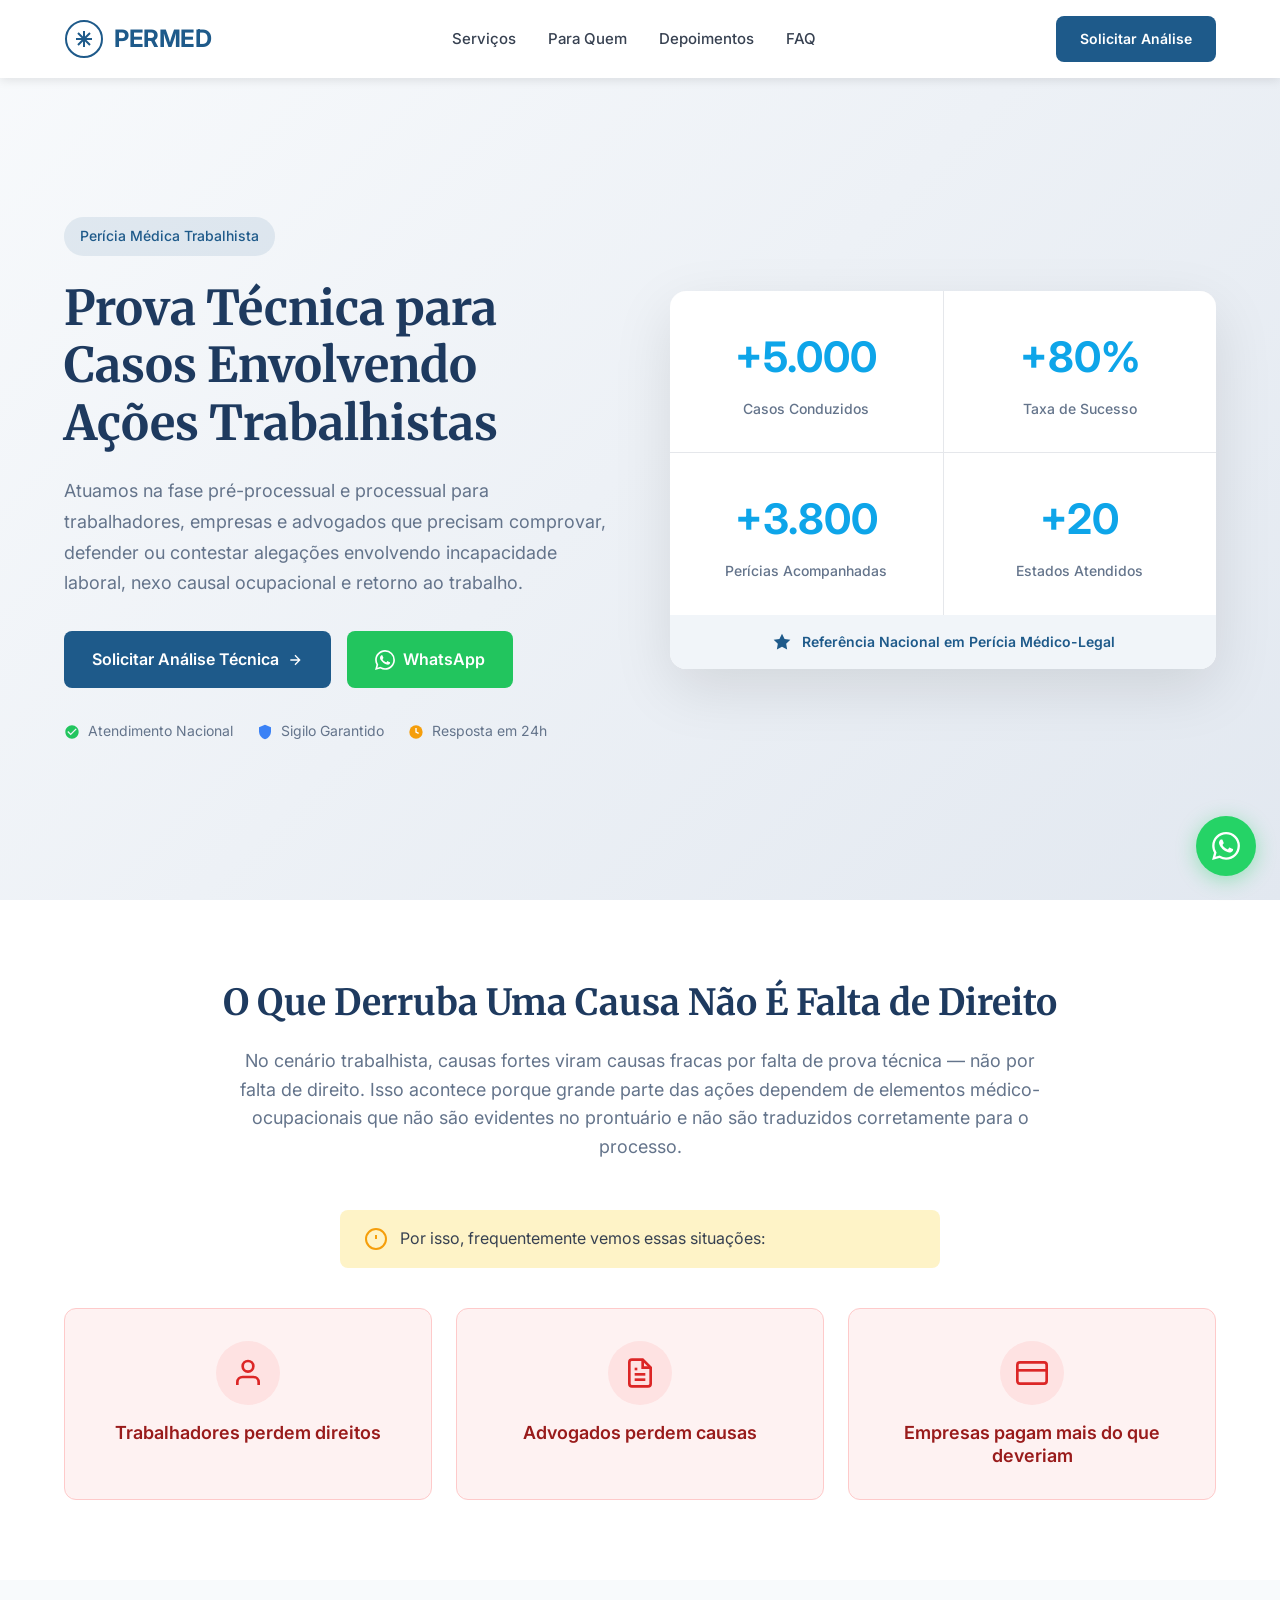
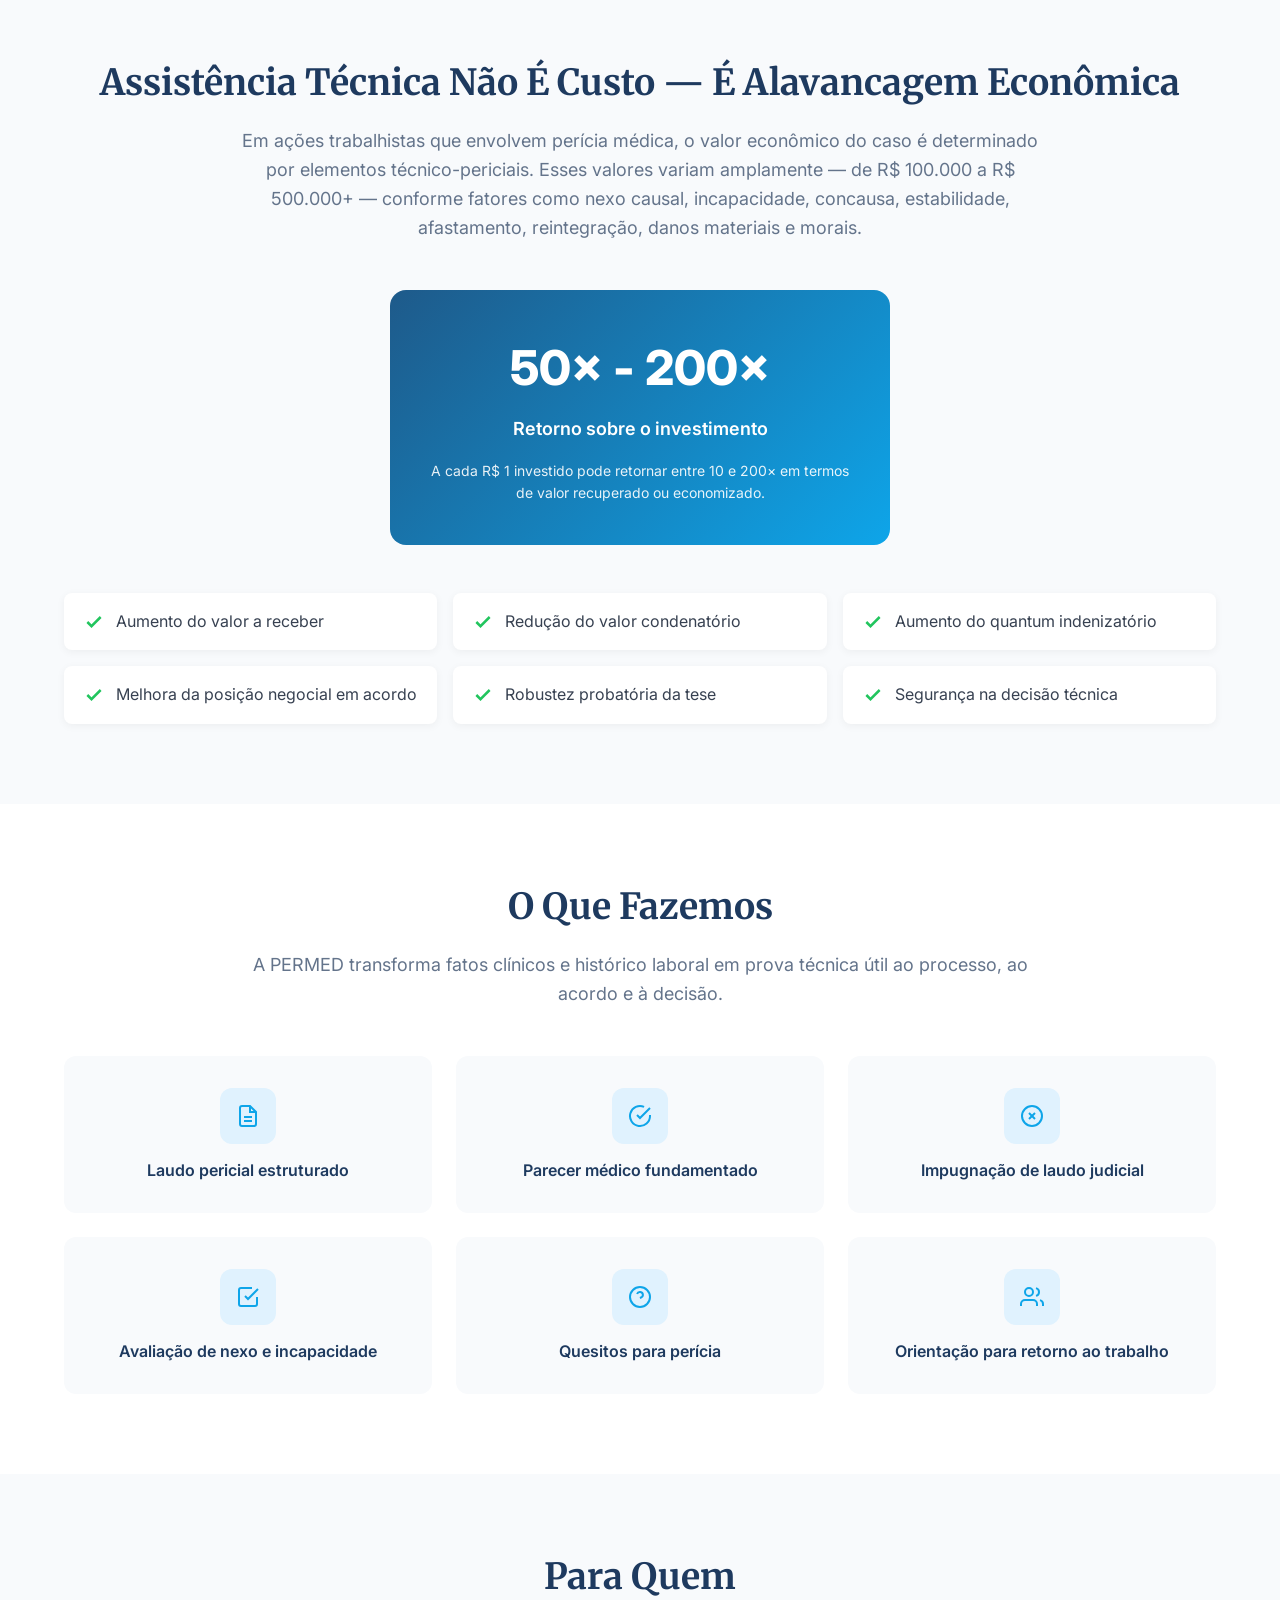
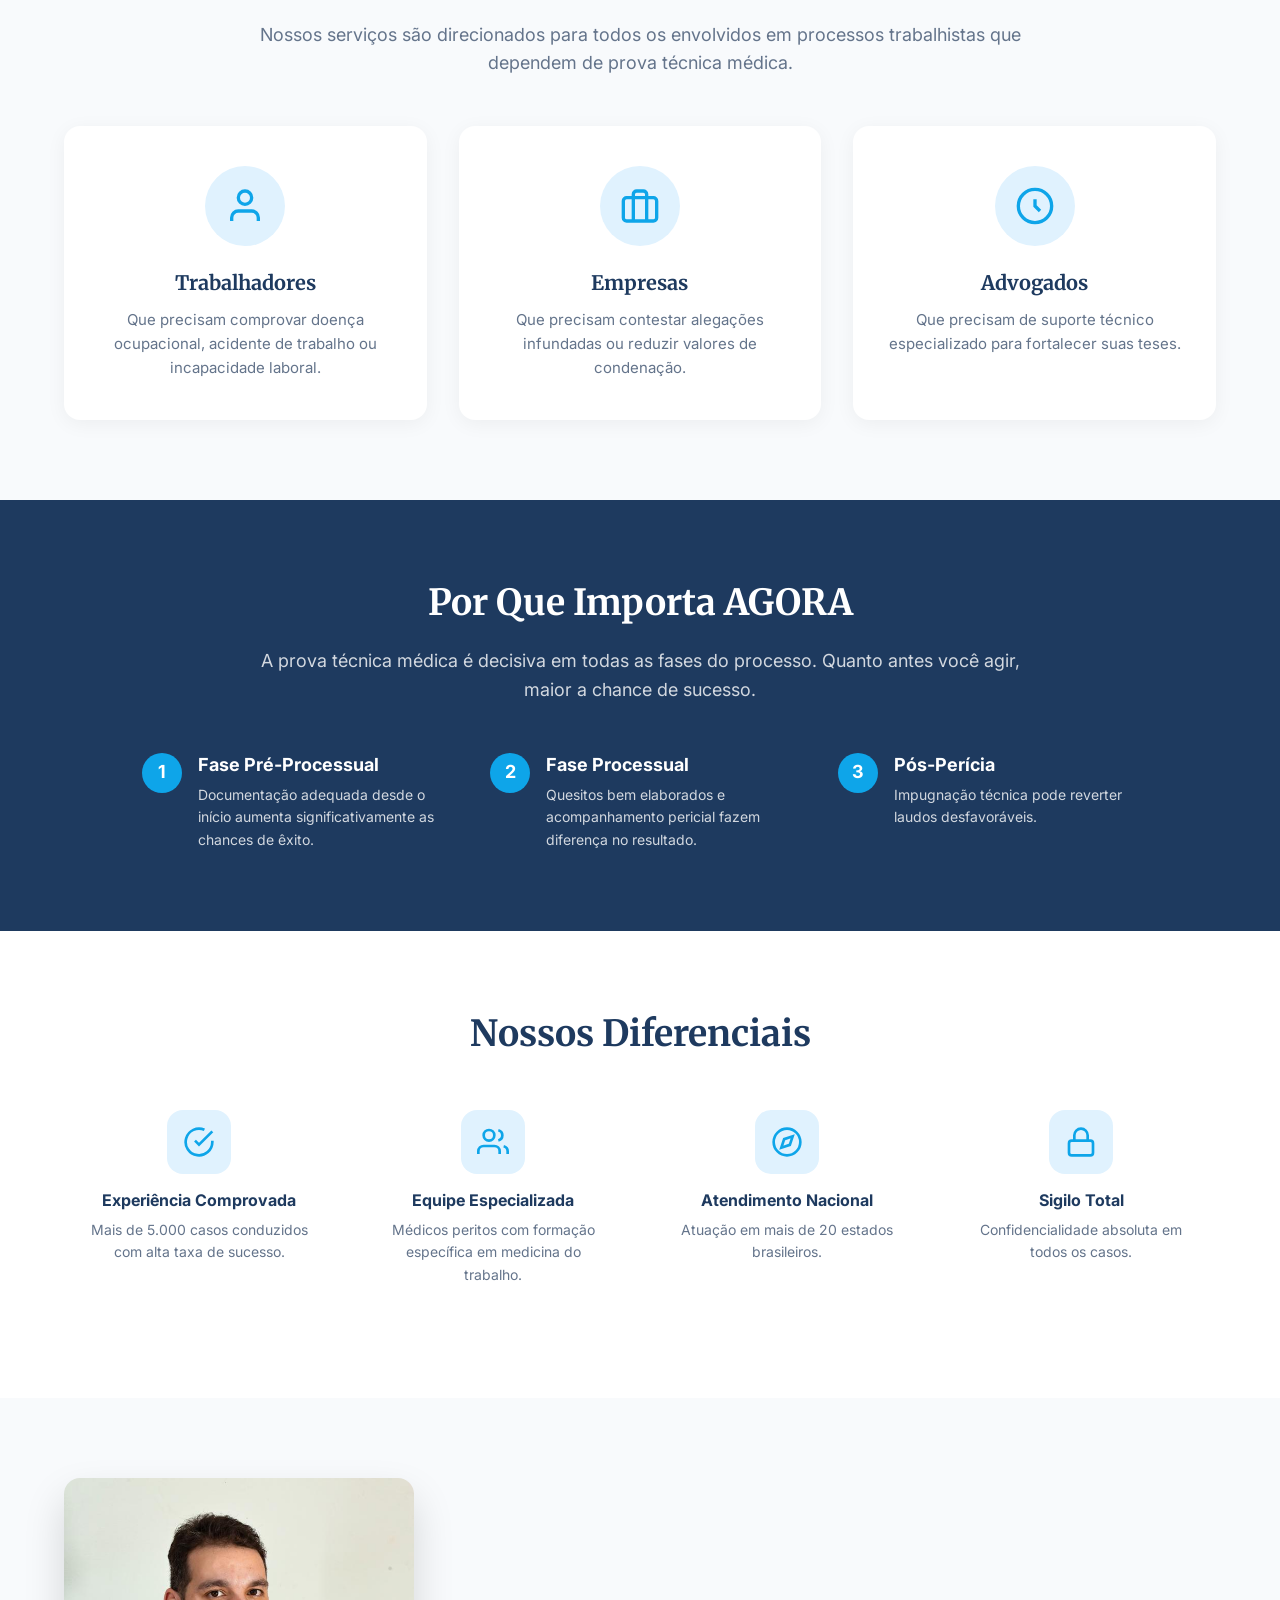
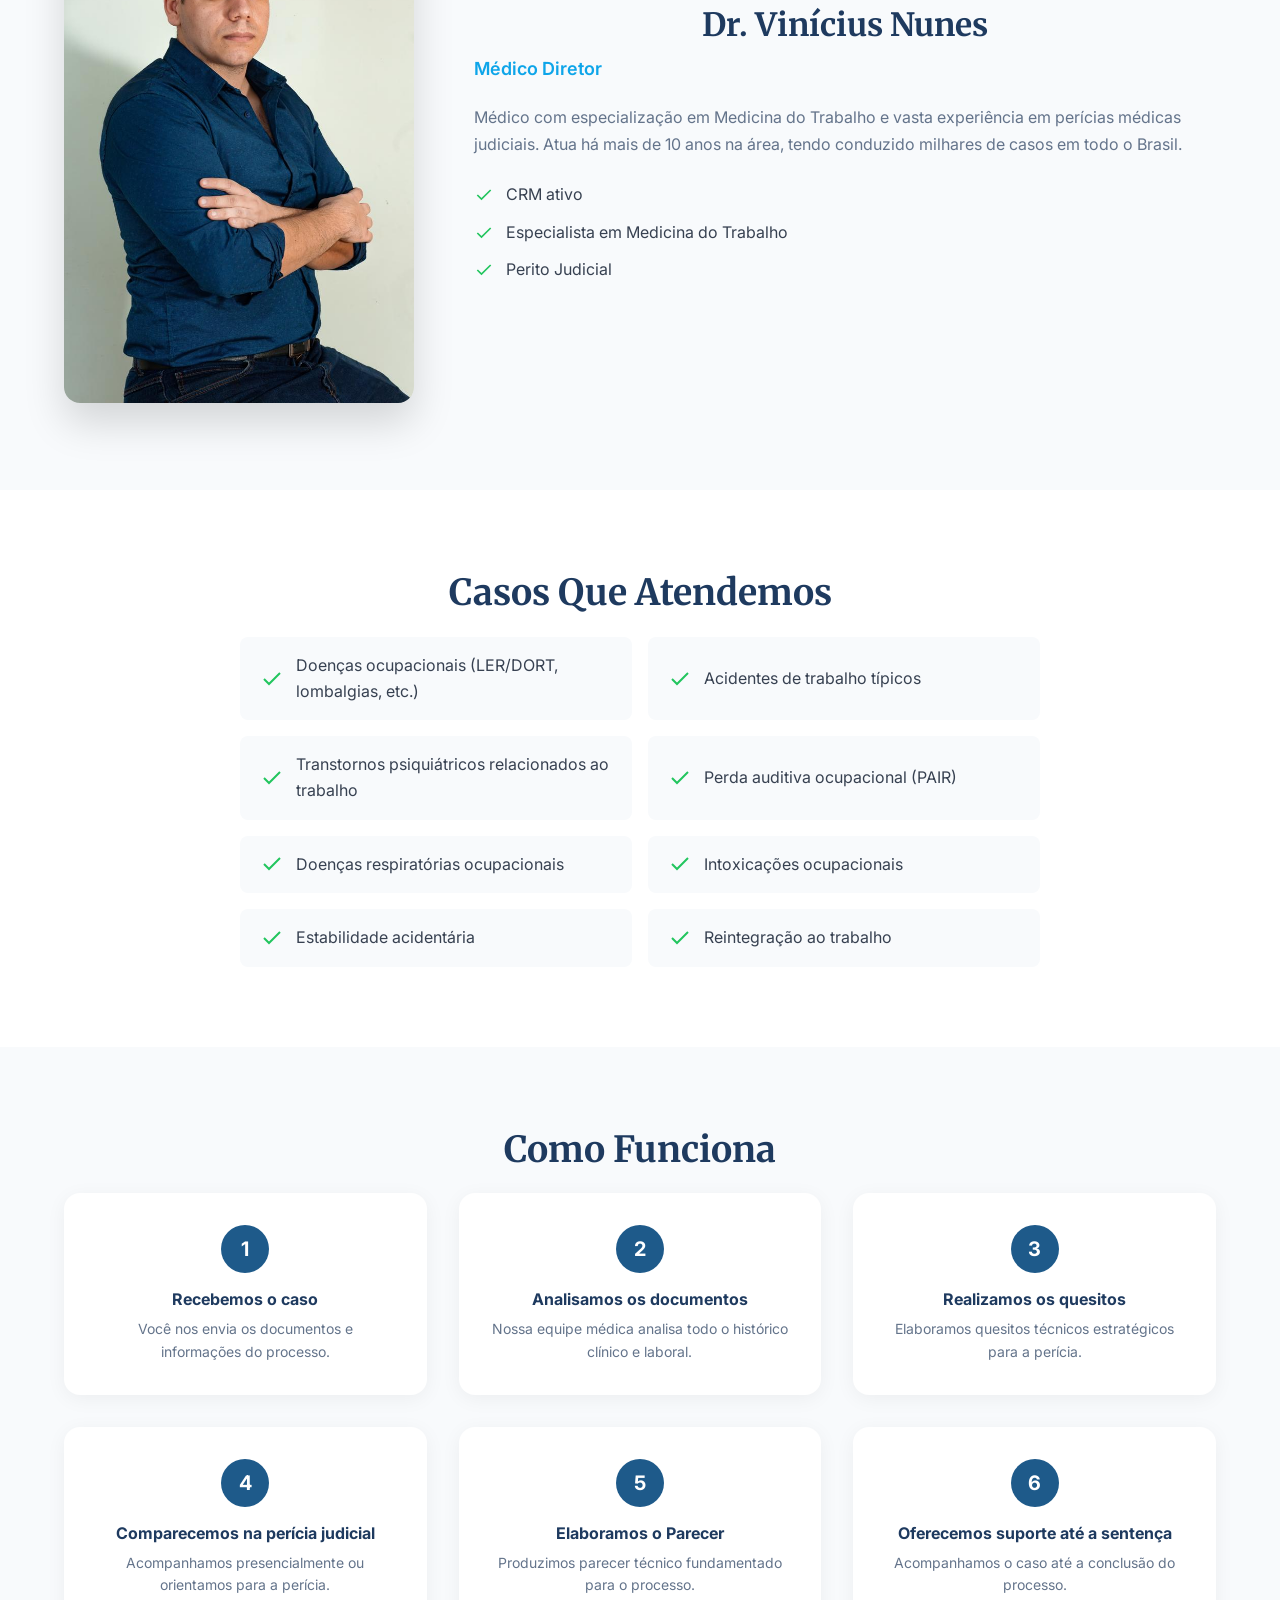
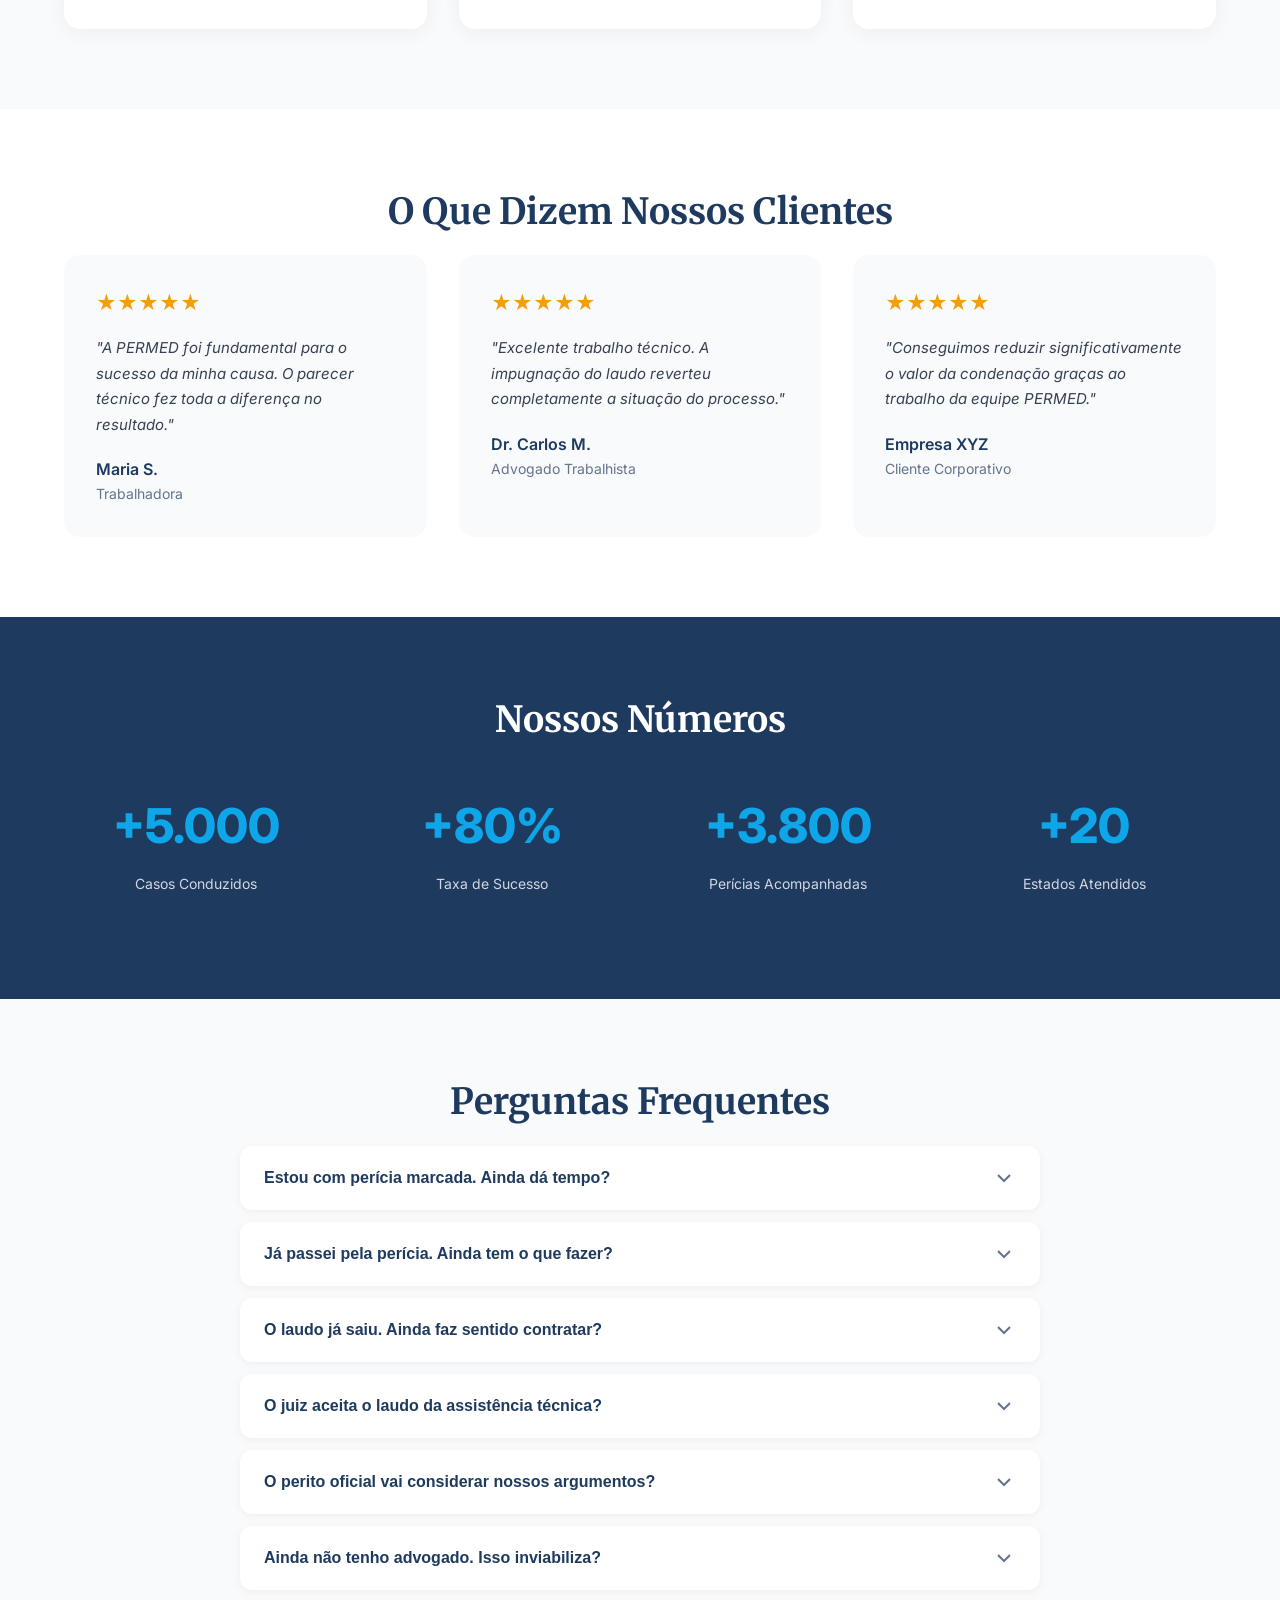
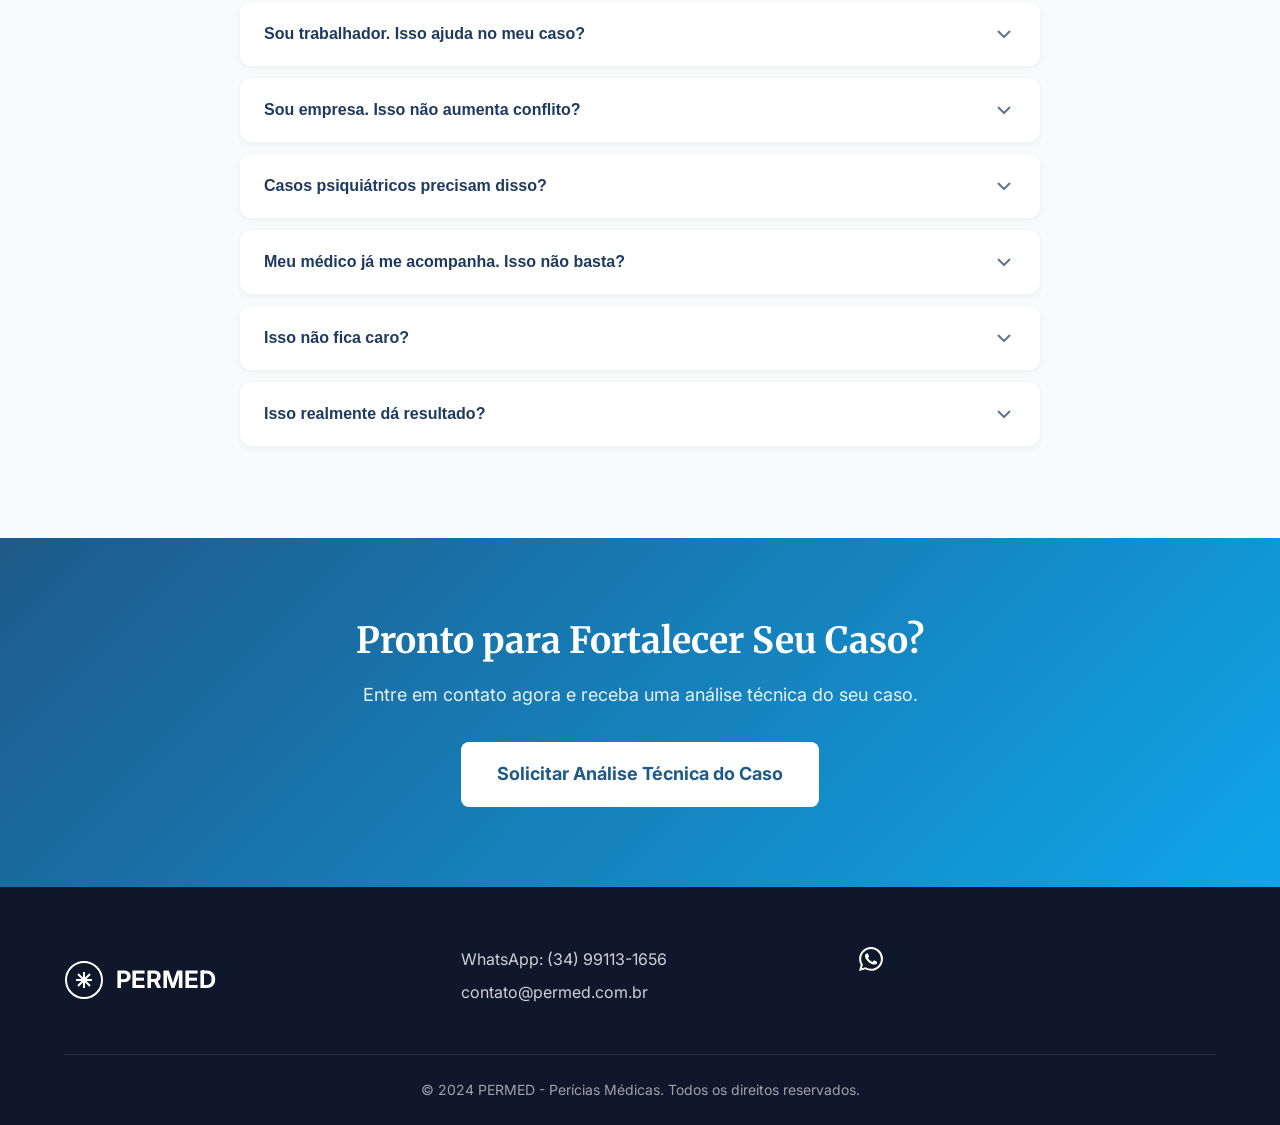
<file: index.html>
<!DOCTYPE html>
<html lang="pt-BR">
<head>
    <meta charset="UTF-8">
    <meta name="viewport" content="width=device-width, initial-scale=1.0">
    <title>PERMED - Perícias Médicas | Prova Técnica para Ações Trabalhistas</title>
    <link rel="preconnect" href="https://fonts.googleapis.com">
    <link rel="preconnect" href="https://fonts.gstatic.com" crossorigin>
    <link href="https://fonts.googleapis.com/css2?family=Inter:wght@400;500;600;700;800&family=Merriweather:wght@400;700;900&display=swap" rel="stylesheet">
    <link rel="stylesheet" href="styles.css">
</head>
<body>
    <!-- Header -->
    <header class="header">
        <div class="container header-container">
            <a href="#" class="logo">
                <svg class="logo-icon" width="40" height="40" viewBox="0 0 40 40" fill="none">
                    <circle cx="20" cy="20" r="18" stroke="#1e5a8a" stroke-width="2"/>
                    <path d="M12 20h16M20 12v16M14 14l12 12M26 14l-12 12" stroke="#1e5a8a" stroke-width="2"/>
                </svg>
                <span class="logo-text">PERMED</span>
            </a>
            <nav class="nav-menu">
                <a href="#servicos">Serviços</a>
                <a href="#para-quem">Para Quem</a>
                <a href="#depoimentos">Depoimentos</a>
                <a href="#faq">FAQ</a>
            </nav>
            <a href="https://wa.me/5534991131656" class="btn-header" target="_blank">Solicitar Análise</a>
            <button class="mobile-menu-btn">
                <span></span>
                <span></span>
                <span></span>
            </button>
        </div>
    </header>

    <!-- Hero Section -->
    <section class="hero">
        <div class="container hero-container">
            <div class="hero-content">
                <span class="hero-tag">Perícia Médica Trabalhista</span>
                <h1>Prova Técnica para Casos Envolvendo Ações Trabalhistas</h1>
                <p class="hero-subtitle">Atuamos na fase pré-processual e processual para trabalhadores, empresas e advogados que precisam comprovar, defender ou contestar alegações envolvendo incapacidade laboral, nexo causal ocupacional e retorno ao trabalho.</p>
                <div class="hero-buttons">
                    <a href="https://wa.me/5534991131656" class="btn btn-primary" target="_blank">
                        Solicitar Análise Técnica
                        <svg width="16" height="16" viewBox="0 0 24 24" fill="none" stroke="currentColor" stroke-width="2">
                            <path d="M5 12h14M12 5l7 7-7 7"/>
                        </svg>
                    </a>
                    <a href="https://wa.me/5534991131656" class="btn btn-whatsapp" target="_blank">
                        <svg width="20" height="20" viewBox="0 0 24 24" fill="currentColor">
                            <path d="M17.472 14.382c-.297-.149-1.758-.867-2.03-.967-.273-.099-.471-.148-.67.15-.197.297-.767.966-.94 1.164-.173.199-.347.223-.644.075-.297-.15-1.255-.463-2.39-1.475-.883-.788-1.48-1.761-1.653-2.059-.173-.297-.018-.458.13-.606.134-.133.298-.347.446-.52.149-.174.198-.298.298-.497.099-.198.05-.371-.025-.52-.075-.149-.669-1.612-.916-2.207-.242-.579-.487-.5-.669-.51-.173-.008-.371-.01-.57-.01-.198 0-.52.074-.792.372-.272.297-1.04 1.016-1.04 2.479 0 1.462 1.065 2.875 1.213 3.074.149.198 2.096 3.2 5.077 4.487.709.306 1.262.489 1.694.625.712.227 1.36.195 1.871.118.571-.085 1.758-.719 2.006-1.413.248-.694.248-1.289.173-1.413-.074-.124-.272-.198-.57-.347m-5.421 7.403h-.004a9.87 9.87 0 01-5.031-1.378l-.361-.214-3.741.982.998-3.648-.235-.374a9.86 9.86 0 01-1.51-5.26c.001-5.45 4.436-9.884 9.888-9.884 2.64 0 5.122 1.03 6.988 2.898a9.825 9.825 0 012.893 6.994c-.003 5.45-4.437 9.884-9.885 9.884m8.413-18.297A11.815 11.815 0 0012.05 0C5.495 0 .16 5.335.157 11.892c0 2.096.547 4.142 1.588 5.945L.057 24l6.305-1.654a11.882 11.882 0 005.683 1.448h.005c6.554 0 11.89-5.335 11.893-11.893a11.821 11.821 0 00-3.48-8.413z"/>
                        </svg>
                        WhatsApp
                    </a>
                </div>
                <div class="hero-badges">
                    <div class="badge">
                        <svg width="16" height="16" viewBox="0 0 24 24" fill="#22c55e">
                            <path d="M12 2C6.48 2 2 6.48 2 12s4.48 10 10 10 10-4.48 10-10S17.52 2 12 2zm-2 15l-5-5 1.41-1.41L10 14.17l7.59-7.59L19 8l-9 9z"/>
                        </svg>
                        <span>Atendimento Nacional</span>
                    </div>
                    <div class="badge">
                        <svg width="16" height="16" viewBox="0 0 24 24" fill="#3b82f6">
                            <path d="M12 1L3 5v6c0 5.55 3.84 10.74 9 12 5.16-1.26 9-6.45 9-12V5l-9-4z"/>
                        </svg>
                        <span>Sigilo Garantido</span>
                    </div>
                    <div class="badge">
                        <svg width="16" height="16" viewBox="0 0 24 24" fill="#f59e0b">
                            <circle cx="12" cy="12" r="10"/>
                            <path d="M12 6v6l4 2" stroke="white" stroke-width="2" fill="none"/>
                        </svg>
                        <span>Resposta em 24h</span>
                    </div>
                </div>
            </div>
            <div class="hero-card">
                <div class="stats-grid">
                    <div class="stat-item">
                        <span class="stat-number">+5.000</span>
                        <span class="stat-label">Casos Conduzidos</span>
                    </div>
                    <div class="stat-item">
                        <span class="stat-number">+80%</span>
                        <span class="stat-label">Taxa de Sucesso</span>
                    </div>
                    <div class="stat-item">
                        <span class="stat-number">+3.800</span>
                        <span class="stat-label">Perícias Acompanhadas</span>
                    </div>
                    <div class="stat-item">
                        <span class="stat-number">+20</span>
                        <span class="stat-label">Estados Atendidos</span>
                    </div>
                </div>
                <div class="card-footer">
                    <svg width="20" height="20" viewBox="0 0 24 24" fill="#1e5a8a">
                        <path d="M12 2L15.09 8.26L22 9.27L17 14.14L18.18 21.02L12 17.77L5.82 21.02L7 14.14L2 9.27L8.91 8.26L12 2Z"/>
                    </svg>
                    <span>Referência Nacional em Perícia Médico-Legal</span>
                </div>
            </div>
        </div>
    </section>

    <!-- Seção Dor -->
    <section class="section-pain">
        <div class="container">
            <h2>O Que Derruba Uma Causa Não É Falta de Direito</h2>
            <p class="section-intro">No cenário trabalhista, causas fortes viram causas fracas por falta de prova técnica — não por falta de direito. Isso acontece porque grande parte das ações dependem de elementos médico-ocupacionais que não são evidentes no prontuário e não são traduzidos corretamente para o processo.</p>
            
            <div class="pain-alert">
                <svg width="24" height="24" viewBox="0 0 24 24" fill="none" stroke="currentColor" stroke-width="2">
                    <circle cx="12" cy="12" r="10"></circle>
                    <line x1="12" y1="8" x2="12" y2="12"></line>
                    <line x1="12" y1="16" x2="12.01" y2="16"></line>
                </svg>
                <span>Por isso, frequentemente vemos essas situações:</span>
            </div>

            <div class="pain-cards">
                <div class="pain-card">
                    <div class="pain-icon">
                        <svg width="32" height="32" viewBox="0 0 24 24" fill="none" stroke="currentColor" stroke-width="2">
                            <path d="M20 21v-2a4 4 0 0 0-4-4H8a4 4 0 0 0-4 4v2"></path>
                            <circle cx="12" cy="7" r="4"></circle>
                        </svg>
                    </div>
                    <h3>Trabalhadores perdem direitos</h3>
                </div>
                <div class="pain-card">
                    <div class="pain-icon">
                        <svg width="32" height="32" viewBox="0 0 24 24" fill="none" stroke="currentColor" stroke-width="2">
                            <path d="M14 2H6a2 2 0 0 0-2 2v16a2 2 0 0 0 2 2h12a2 2 0 0 0 2-2V8z"></path>
                            <polyline points="14 2 14 8 20 8"></polyline>
                            <line x1="16" y1="13" x2="8" y2="13"></line>
                            <line x1="16" y1="17" x2="8" y2="17"></line>
                            <polyline points="10 9 9 9 8 9"></polyline>
                        </svg>
                    </div>
                    <h3>Advogados perdem causas</h3>
                </div>
                <div class="pain-card">
                    <div class="pain-icon">
                        <svg width="32" height="32" viewBox="0 0 24 24" fill="none" stroke="currentColor" stroke-width="2">
                            <rect x="1" y="4" width="22" height="16" rx="2" ry="2"></rect>
                            <line x1="1" y1="10" x2="23" y2="10"></line>
                        </svg>
                    </div>
                    <h3>Empresas pagam mais do que deveriam</h3>
                </div>
            </div>
        </div>
    </section>

    <!-- Seção ROI -->
    <section class="section-roi" id="servicos">
        <div class="container">
            <h2>Assistência Técnica Não É Custo — É Alavancagem Econômica</h2>
            <p class="section-intro">Em ações trabalhistas que envolvem perícia médica, o valor econômico do caso é determinado por elementos técnico-periciais. Esses valores variam amplamente — de R$ 100.000 a R$ 500.000+ — conforme fatores como nexo causal, incapacidade, concausa, estabilidade, afastamento, reintegração, danos materiais e morais.</p>
            
            <div class="roi-highlight">
                <div class="roi-box">
                    <span class="roi-value">50× - 200×</span>
                    <span class="roi-label">Retorno sobre o investimento</span>
                    <p class="roi-desc">A cada R$ 1 investido pode retornar entre 10 e 200× em termos de valor recuperado ou economizado.</p>
                </div>
            </div>

            <div class="benefits-grid">
                <div class="benefit-item">
                    <svg width="20" height="20" viewBox="0 0 24 24" fill="none" stroke="currentColor" stroke-width="3">
                        <polyline points="20 6 9 17 4 12"></polyline>
                    </svg>
                    <span>Aumento do valor a receber</span>
                </div>
                <div class="benefit-item">
                    <svg width="20" height="20" viewBox="0 0 24 24" fill="none" stroke="currentColor" stroke-width="3">
                        <polyline points="20 6 9 17 4 12"></polyline>
                    </svg>
                    <span>Redução do valor condenatório</span>
                </div>
                <div class="benefit-item">
                    <svg width="20" height="20" viewBox="0 0 24 24" fill="none" stroke="currentColor" stroke-width="3">
                        <polyline points="20 6 9 17 4 12"></polyline>
                    </svg>
                    <span>Aumento do quantum indenizatório</span>
                </div>
                <div class="benefit-item">
                    <svg width="20" height="20" viewBox="0 0 24 24" fill="none" stroke="currentColor" stroke-width="3">
                        <polyline points="20 6 9 17 4 12"></polyline>
                    </svg>
                    <span>Melhora da posição negocial em acordo</span>
                </div>
                <div class="benefit-item">
                    <svg width="20" height="20" viewBox="0 0 24 24" fill="none" stroke="currentColor" stroke-width="3">
                        <polyline points="20 6 9 17 4 12"></polyline>
                    </svg>
                    <span>Robustez probatória da tese</span>
                </div>
                <div class="benefit-item">
                    <svg width="20" height="20" viewBox="0 0 24 24" fill="none" stroke="currentColor" stroke-width="3">
                        <polyline points="20 6 9 17 4 12"></polyline>
                    </svg>
                    <span>Segurança na decisão técnica</span>
                </div>
            </div>
        </div>
    </section>

    <!-- Seção O Que Fazemos -->
    <section class="section-services">
        <div class="container">
            <h2>O Que Fazemos</h2>
            <p class="section-intro">A PERMED transforma fatos clínicos e histórico laboral em prova técnica útil ao processo, ao acordo e à decisão.</p>
            
            <div class="services-grid">
                <div class="service-item">
                    <div class="service-icon">
                        <svg width="24" height="24" viewBox="0 0 24 24" fill="none" stroke="currentColor" stroke-width="2">
                            <path d="M14 2H6a2 2 0 0 0-2 2v16a2 2 0 0 0 2 2h12a2 2 0 0 0 2-2V8z"></path>
                            <polyline points="14 2 14 8 20 8"></polyline>
                            <line x1="16" y1="13" x2="8" y2="13"></line>
                            <line x1="16" y1="17" x2="8" y2="17"></line>
                        </svg>
                    </div>
                    <h3>Laudo pericial estruturado</h3>
                </div>
                <div class="service-item">
                    <div class="service-icon">
                        <svg width="24" height="24" viewBox="0 0 24 24" fill="none" stroke="currentColor" stroke-width="2">
                            <path d="M22 11.08V12a10 10 0 1 1-5.93-9.14"></path>
                            <polyline points="22 4 12 14.01 9 11.01"></polyline>
                        </svg>
                    </div>
                    <h3>Parecer médico fundamentado</h3>
                </div>
                <div class="service-item">
                    <div class="service-icon">
                        <svg width="24" height="24" viewBox="0 0 24 24" fill="none" stroke="currentColor" stroke-width="2">
                            <circle cx="12" cy="12" r="10"></circle>
                            <line x1="15" y1="9" x2="9" y2="15"></line>
                            <line x1="9" y1="9" x2="15" y2="15"></line>
                        </svg>
                    </div>
                    <h3>Impugnação de laudo judicial</h3>
                </div>
                <div class="service-item">
                    <div class="service-icon">
                        <svg width="24" height="24" viewBox="0 0 24 24" fill="none" stroke="currentColor" stroke-width="2">
                            <path d="M9 11l3 3L22 4"></path>
                            <path d="M21 12v7a2 2 0 0 1-2 2H5a2 2 0 0 1-2-2V5a2 2 0 0 1 2-2h11"></path>
                        </svg>
                    </div>
                    <h3>Avaliação de nexo e incapacidade</h3>
                </div>
                <div class="service-item">
                    <div class="service-icon">
                        <svg width="24" height="24" viewBox="0 0 24 24" fill="none" stroke="currentColor" stroke-width="2">
                            <circle cx="12" cy="12" r="10"></circle>
                            <path d="M9.09 9a3 3 0 0 1 5.83 1c0 2-3 3-3 3"></path>
                            <line x1="12" y1="17" x2="12.01" y2="17"></line>
                        </svg>
                    </div>
                    <h3>Quesitos para perícia</h3>
                </div>
                <div class="service-item">
                    <div class="service-icon">
                        <svg width="24" height="24" viewBox="0 0 24 24" fill="none" stroke="currentColor" stroke-width="2">
                            <path d="M17 21v-2a4 4 0 0 0-4-4H5a4 4 0 0 0-4 4v2"></path>
                            <circle cx="9" cy="7" r="4"></circle>
                            <path d="M23 21v-2a4 4 0 0 0-3-3.87"></path>
                            <path d="M16 3.13a4 4 0 0 1 0 7.75"></path>
                        </svg>
                    </div>
                    <h3>Orientação para retorno ao trabalho</h3>
                </div>
            </div>
        </div>
    </section>

    <!-- Seção Para Quem -->
    <section class="section-audience" id="para-quem">
        <div class="container">
            <h2>Para Quem</h2>
            <p class="section-intro">Nossos serviços são direcionados para todos os envolvidos em processos trabalhistas que dependem de prova técnica médica.</p>
            
            <div class="audience-grid">
                <div class="audience-card">
                    <div class="audience-icon">
                        <svg width="40" height="40" viewBox="0 0 24 24" fill="none" stroke="currentColor" stroke-width="2">
                            <path d="M20 21v-2a4 4 0 0 0-4-4H8a4 4 0 0 0-4 4v2"></path>
                            <circle cx="12" cy="7" r="4"></circle>
                        </svg>
                    </div>
                    <h3>Trabalhadores</h3>
                    <p>Que precisam comprovar doença ocupacional, acidente de trabalho ou incapacidade laboral.</p>
                </div>
                <div class="audience-card">
                    <div class="audience-icon">
                        <svg width="40" height="40" viewBox="0 0 24 24" fill="none" stroke="currentColor" stroke-width="2">
                            <rect x="2" y="7" width="20" height="14" rx="2" ry="2"></rect>
                            <path d="M16 21V5a2 2 0 0 0-2-2h-4a2 2 0 0 0-2 2v16"></path>
                        </svg>
                    </div>
                    <h3>Empresas</h3>
                    <p>Que precisam contestar alegações infundadas ou reduzir valores de condenação.</p>
                </div>
                <div class="audience-card">
                    <div class="audience-icon">
                        <svg width="40" height="40" viewBox="0 0 24 24" fill="none" stroke="currentColor" stroke-width="2">
                            <circle cx="12" cy="12" r="10"></circle>
                            <path d="M12 8v4l3 3"></path>
                        </svg>
                    </div>
                    <h3>Advogados</h3>
                    <p>Que precisam de suporte técnico especializado para fortalecer suas teses.</p>
                </div>
            </div>
        </div>
    </section>

    <!-- Seção Por Que Importa AGORA -->
    <section class="section-urgency">
        <div class="container">
            <h2>Por Que Importa AGORA</h2>
            <p class="section-intro">A prova técnica médica é decisiva em todas as fases do processo. Quanto antes você agir, maior a chance de sucesso.</p>
            
            <div class="urgency-timeline">
                <div class="timeline-item">
                    <div class="timeline-number">1</div>
                    <div class="timeline-content">
                        <h3>Fase Pré-Processual</h3>
                        <p>Documentação adequada desde o início aumenta significativamente as chances de êxito.</p>
                    </div>
                </div>
                <div class="timeline-item">
                    <div class="timeline-number">2</div>
                    <div class="timeline-content">
                        <h3>Fase Processual</h3>
                        <p>Quesitos bem elaborados e acompanhamento pericial fazem diferença no resultado.</p>
                    </div>
                </div>
                <div class="timeline-item">
                    <div class="timeline-number">3</div>
                    <div class="timeline-content">
                        <h3>Pós-Perícia</h3>
                        <p>Impugnação técnica pode reverter laudos desfavoráveis.</p>
                    </div>
                </div>
            </div>
        </div>
    </section>

    <!-- Seção Nossos Diferenciais -->
    <section class="section-differentials">
        <div class="container">
            <h2>Nossos Diferenciais</h2>
            
            <div class="differentials-grid">
                <div class="differential-item">
                    <div class="differential-icon">
                        <svg width="32" height="32" viewBox="0 0 24 24" fill="none" stroke="currentColor" stroke-width="2">
                            <path d="M22 11.08V12a10 10 0 1 1-5.93-9.14"></path>
                            <polyline points="22 4 12 14.01 9 11.01"></polyline>
                        </svg>
                    </div>
                    <h3>Experiência Comprovada</h3>
                    <p>Mais de 5.000 casos conduzidos com alta taxa de sucesso.</p>
                </div>
                <div class="differential-item">
                    <div class="differential-icon">
                        <svg width="32" height="32" viewBox="0 0 24 24" fill="none" stroke="currentColor" stroke-width="2">
                            <path d="M17 21v-2a4 4 0 0 0-4-4H5a4 4 0 0 0-4 4v2"></path>
                            <circle cx="9" cy="7" r="4"></circle>
                            <path d="M23 21v-2a4 4 0 0 0-3-3.87"></path>
                            <path d="M16 3.13a4 4 0 0 1 0 7.75"></path>
                        </svg>
                    </div>
                    <h3>Equipe Especializada</h3>
                    <p>Médicos peritos com formação específica em medicina do trabalho.</p>
                </div>
                <div class="differential-item">
                    <div class="differential-icon">
                        <svg width="32" height="32" viewBox="0 0 24 24" fill="none" stroke="currentColor" stroke-width="2">
                            <circle cx="12" cy="12" r="10"></circle>
                            <polygon points="16.24 7.76 14.12 14.12 7.76 16.24 9.88 9.88 16.24 7.76"></polygon>
                        </svg>
                    </div>
                    <h3>Atendimento Nacional</h3>
                    <p>Atuação em mais de 20 estados brasileiros.</p>
                </div>
                <div class="differential-item">
                    <div class="differential-icon">
                        <svg width="32" height="32" viewBox="0 0 24 24" fill="none" stroke="currentColor" stroke-width="2">
                            <rect x="3" y="11" width="18" height="11" rx="2" ry="2"></rect>
                            <path d="M7 11V7a5 5 0 0 1 10 0v4"></path>
                        </svg>
                    </div>
                    <h3>Sigilo Total</h3>
                    <p>Confidencialidade absoluta em todos os casos.</p>
                </div>
            </div>
        </div>
    </section>

    <!-- Seção Médico Diretor -->
    <section class="section-doctor">
        <div class="container">
            <div class="doctor-content">
                <div class="doctor-image">
                    <img src="assets/images/PHOTO-2023-08-17-19-17-45.jpg" alt="Dr. Vinícius Nunes">
                </div>
                <div class="doctor-info">
                    <h2>Dr. Vinícius Nunes</h2>
                    <p class="doctor-title">Médico Diretor</p>
                    <p class="doctor-bio">Médico com especialização em Medicina do Trabalho e vasta experiência em perícias médicas judiciais. Atua há mais de 10 anos na área, tendo conduzido milhares de casos em todo o Brasil.</p>
                    <div class="doctor-credentials">
                        <div class="credential">
                            <svg width="20" height="20" viewBox="0 0 24 24" fill="none" stroke="currentColor" stroke-width="2">
                                <polyline points="20 6 9 17 4 12"></polyline>
                            </svg>
                            <span>CRM ativo</span>
                        </div>
                        <div class="credential">
                            <svg width="20" height="20" viewBox="0 0 24 24" fill="none" stroke="currentColor" stroke-width="2">
                                <polyline points="20 6 9 17 4 12"></polyline>
                            </svg>
                            <span>Especialista em Medicina do Trabalho</span>
                        </div>
                        <div class="credential">
                            <svg width="20" height="20" viewBox="0 0 24 24" fill="none" stroke="currentColor" stroke-width="2">
                                <polyline points="20 6 9 17 4 12"></polyline>
                            </svg>
                            <span>Perito Judicial</span>
                        </div>
                    </div>
                </div>
            </div>
        </div>
    </section>

    <!-- Seção Casos Que Atendemos -->
    <section class="section-cases">
        <div class="container">
            <h2>Casos Que Atendemos</h2>
            
            <div class="cases-grid">
                <div class="case-item">
                    <svg width="24" height="24" viewBox="0 0 24 24" fill="none" stroke="currentColor" stroke-width="2">
                        <polyline points="20 6 9 17 4 12"></polyline>
                    </svg>
                    <span>Doenças ocupacionais (LER/DORT, lombalgias, etc.)</span>
                </div>
                <div class="case-item">
                    <svg width="24" height="24" viewBox="0 0 24 24" fill="none" stroke="currentColor" stroke-width="2">
                        <polyline points="20 6 9 17 4 12"></polyline>
                    </svg>
                    <span>Acidentes de trabalho típicos</span>
                </div>
                <div class="case-item">
                    <svg width="24" height="24" viewBox="0 0 24 24" fill="none" stroke="currentColor" stroke-width="2">
                        <polyline points="20 6 9 17 4 12"></polyline>
                    </svg>
                    <span>Transtornos psiquiátricos relacionados ao trabalho</span>
                </div>
                <div class="case-item">
                    <svg width="24" height="24" viewBox="0 0 24 24" fill="none" stroke="currentColor" stroke-width="2">
                        <polyline points="20 6 9 17 4 12"></polyline>
                    </svg>
                    <span>Perda auditiva ocupacional (PAIR)</span>
                </div>
                <div class="case-item">
                    <svg width="24" height="24" viewBox="0 0 24 24" fill="none" stroke="currentColor" stroke-width="2">
                        <polyline points="20 6 9 17 4 12"></polyline>
                    </svg>
                    <span>Doenças respiratórias ocupacionais</span>
                </div>
                <div class="case-item">
                    <svg width="24" height="24" viewBox="0 0 24 24" fill="none" stroke="currentColor" stroke-width="2">
                        <polyline points="20 6 9 17 4 12"></polyline>
                    </svg>
                    <span>Intoxicações ocupacionais</span>
                </div>
                <div class="case-item">
                    <svg width="24" height="24" viewBox="0 0 24 24" fill="none" stroke="currentColor" stroke-width="2">
                        <polyline points="20 6 9 17 4 12"></polyline>
                    </svg>
                    <span>Estabilidade acidentária</span>
                </div>
                <div class="case-item">
                    <svg width="24" height="24" viewBox="0 0 24 24" fill="none" stroke="currentColor" stroke-width="2">
                        <polyline points="20 6 9 17 4 12"></polyline>
                    </svg>
                    <span>Reintegração ao trabalho</span>
                </div>
            </div>
        </div>
    </section>

    <!-- Seção Como Funciona -->
    <section class="section-process">
        <div class="container">
            <h2>Como Funciona</h2>
            
            <div class="process-steps">
                <div class="process-step">
                    <div class="step-number">1</div>
                    <h3>Recebemos o caso</h3>
                    <p>Você nos envia os documentos e informações do processo.</p>
                </div>
                <div class="process-step">
                    <div class="step-number">2</div>
                    <h3>Analisamos os documentos</h3>
                    <p>Nossa equipe médica analisa todo o histórico clínico e laboral.</p>
                </div>
                <div class="process-step">
                    <div class="step-number">3</div>
                    <h3>Realizamos os quesitos</h3>
                    <p>Elaboramos quesitos técnicos estratégicos para a perícia.</p>
                </div>
                <div class="process-step">
                    <div class="step-number">4</div>
                    <h3>Comparecemos na perícia judicial</h3>
                    <p>Acompanhamos presencialmente ou orientamos para a perícia.</p>
                </div>
                <div class="process-step">
                    <div class="step-number">5</div>
                    <h3>Elaboramos o Parecer</h3>
                    <p>Produzimos parecer técnico fundamentado para o processo.</p>
                </div>
                <div class="process-step">
                    <div class="step-number">6</div>
                    <h3>Oferecemos suporte até a sentença</h3>
                    <p>Acompanhamos o caso até a conclusão do processo.</p>
                </div>
            </div>
        </div>
    </section>

    <!-- Seção Depoimentos -->
    <section class="section-testimonials" id="depoimentos">
        <div class="container">
            <h2>O Que Dizem Nossos Clientes</h2>
            
            <div class="testimonials-grid">
                <div class="testimonial-card">
                    <div class="testimonial-stars">★★★★★</div>
                    <p class="testimonial-text">"A PERMED foi fundamental para o sucesso da minha causa. O parecer técnico fez toda a diferença no resultado."</p>
                    <div class="testimonial-author">
                        <span class="author-name">Maria S.</span>
                        <span class="author-role">Trabalhadora</span>
                    </div>
                </div>
                <div class="testimonial-card">
                    <div class="testimonial-stars">★★★★★</div>
                    <p class="testimonial-text">"Excelente trabalho técnico. A impugnação do laudo reverteu completamente a situação do processo."</p>
                    <div class="testimonial-author">
                        <span class="author-name">Dr. Carlos M.</span>
                        <span class="author-role">Advogado Trabalhista</span>
                    </div>
                </div>
                <div class="testimonial-card">
                    <div class="testimonial-stars">★★★★★</div>
                    <p class="testimonial-text">"Conseguimos reduzir significativamente o valor da condenação graças ao trabalho da equipe PERMED."</p>
                    <div class="testimonial-author">
                        <span class="author-name">Empresa XYZ</span>
                        <span class="author-role">Cliente Corporativo</span>
                    </div>
                </div>
            </div>
        </div>
    </section>

    <!-- Seção Nossos Números -->
    <section class="section-numbers">
        <div class="container">
            <h2>Nossos Números</h2>
            
            <div class="numbers-grid">
                <div class="number-item">
                    <span class="number-value" data-target="5000">+5.000</span>
                    <span class="number-label">Casos Conduzidos</span>
                </div>
                <div class="number-item">
                    <span class="number-value">+80%</span>
                    <span class="number-label">Taxa de Sucesso</span>
                </div>
                <div class="number-item">
                    <span class="number-value" data-target="3800">+3.800</span>
                    <span class="number-label">Perícias Acompanhadas</span>
                </div>
                <div class="number-item">
                    <span class="number-value" data-target="20">+20</span>
                    <span class="number-label">Estados Atendidos</span>
                </div>
            </div>
        </div>
    </section>

    <!-- Seção FAQ -->
    <section class="section-faq" id="faq">
        <div class="container">
            <h2>Perguntas Frequentes</h2>
            
            <div class="faq-list">
                <div class="faq-item">
                    <button class="faq-question">
                        <span>Estou com perícia marcada. Ainda dá tempo?</span>
                        <svg width="24" height="24" viewBox="0 0 24 24" fill="none" stroke="currentColor" stroke-width="2">
                            <polyline points="6 9 12 15 18 9"></polyline>
                        </svg>
                    </button>
                    <div class="faq-answer">
                        <p>Sim, ainda dá tempo. Mesmo com a perícia próxima, podemos elaborar quesitos estratégicos e orientar sobre como se portar durante o exame pericial. O ideal é nos contatar o quanto antes para maximizar as chances de sucesso.</p>
                    </div>
                </div>
                <div class="faq-item">
                    <button class="faq-question">
                        <span>Já passei pela perícia. Ainda tem o que fazer?</span>
                        <svg width="24" height="24" viewBox="0 0 24 24" fill="none" stroke="currentColor" stroke-width="2">
                            <polyline points="6 9 12 15 18 9"></polyline>
                        </svg>
                    </button>
                    <div class="faq-answer">
                        <p>Sim! Após a perícia, ainda é possível elaborar parecer técnico sobre o laudo do perito oficial, impugnar conclusões equivocadas e solicitar esclarecimentos. Muitos casos são revertidos nessa fase.</p>
                    </div>
                </div>
                <div class="faq-item">
                    <button class="faq-question">
                        <span>O laudo já saiu. Ainda faz sentido contratar?</span>
                        <svg width="24" height="24" viewBox="0 0 24 24" fill="none" stroke="currentColor" stroke-width="2">
                            <polyline points="6 9 12 15 18 9"></polyline>
                        </svg>
                    </button>
                    <div class="faq-answer">
                        <p>Faz sentido sim. Podemos analisar o laudo e identificar pontos técnicos que podem ser contestados. A impugnação técnica bem fundamentada pode mudar o rumo do processo.</p>
                    </div>
                </div>
                <div class="faq-item">
                    <button class="faq-question">
                        <span>O juiz aceita o laudo da assistência técnica?</span>
                        <svg width="24" height="24" viewBox="0 0 24 24" fill="none" stroke="currentColor" stroke-width="2">
                            <polyline points="6 9 12 15 18 9"></polyline>
                        </svg>
                    </button>
                    <div class="faq-answer">
                        <p>Sim. O parecer do assistente técnico é prova legítima e deve ser considerado pelo juiz. Quando bem fundamentado, pode influenciar decisivamente na sentença.</p>
                    </div>
                </div>
                <div class="faq-item">
                    <button class="faq-question">
                        <span>O perito oficial vai considerar nossos argumentos?</span>
                        <svg width="24" height="24" viewBox="0 0 24 24" fill="none" stroke="currentColor" stroke-width="2">
                            <polyline points="6 9 12 15 18 9"></polyline>
                        </svg>
                    </button>
                    <div class="faq-answer">
                        <p>O perito oficial é obrigado a responder aos quesitos apresentados pelas partes. Quesitos bem elaborados direcionam a análise pericial e podem evidenciar pontos importantes para o caso.</p>
                    </div>
                </div>
                <div class="faq-item">
                    <button class="faq-question">
                        <span>Ainda não tenho advogado. Isso inviabiliza?</span>
                        <svg width="24" height="24" viewBox="0 0 24 24" fill="none" stroke="currentColor" stroke-width="2">
                            <polyline points="6 9 12 15 18 9"></polyline>
                        </svg>
                    </button>
                    <div class="faq-answer">
                        <p>Não inviabiliza. Podemos iniciar a análise técnica do seu caso e, se necessário, indicar advogados parceiros especializados em direito trabalhista.</p>
                    </div>
                </div>
                <div class="faq-item">
                    <button class="faq-question">
                        <span>Sou trabalhador. Isso ajuda no meu caso?</span>
                        <svg width="24" height="24" viewBox="0 0 24 24" fill="none" stroke="currentColor" stroke-width="2">
                            <polyline points="6 9 12 15 18 9"></polyline>
                        </svg>
                    </button>
                    <div class="faq-answer">
                        <p>Sim! A assistência técnica ajuda a comprovar tecnicamente a relação entre sua condição de saúde e o trabalho, fortalecendo sua posição no processo.</p>
                    </div>
                </div>
                <div class="faq-item">
                    <button class="faq-question">
                        <span>Sou empresa. Isso não aumenta conflito?</span>
                        <svg width="24" height="24" viewBox="0 0 24 24" fill="none" stroke="currentColor" stroke-width="2">
                            <polyline points="6 9 12 15 18 9"></polyline>
                        </svg>
                    </button>
                    <div class="faq-answer">
                        <p>Não. A assistência técnica é um direito legal e demonstra que a empresa está buscando a verdade técnica. Pode inclusive facilitar acordos justos para ambas as partes.</p>
                    </div>
                </div>
                <div class="faq-item">
                    <button class="faq-question">
                        <span>Casos psiquiátricos precisam disso?</span>
                        <svg width="24" height="24" viewBox="0 0 24 24" fill="none" stroke="currentColor" stroke-width="2">
                            <polyline points="6 9 12 15 18 9"></polyline>
                        </svg>
                    </button>
                    <div class="faq-answer">
                        <p>Especialmente casos psiquiátricos! O nexo causal em transtornos mentais é complexo e frequentemente mal avaliado. A assistência técnica especializada é fundamental.</p>
                    </div>
                </div>
                <div class="faq-item">
                    <button class="faq-question">
                        <span>Meu médico já me acompanha. Isso não basta?</span>
                        <svg width="24" height="24" viewBox="0 0 24 24" fill="none" stroke="currentColor" stroke-width="2">
                            <polyline points="6 9 12 15 18 9"></polyline>
                        </svg>
                    </button>
                    <div class="faq-answer">
                        <p>O médico assistente trata sua saúde, mas não tem expertise em perícia judicial. O assistente técnico traduz sua condição clínica para a linguagem jurídica necessária ao processo.</p>
                    </div>
                </div>
                <div class="faq-item">
                    <button class="faq-question">
                        <span>Isso não fica caro?</span>
                        <svg width="24" height="24" viewBox="0 0 24 24" fill="none" stroke="currentColor" stroke-width="2">
                            <polyline points="6 9 12 15 18 9"></polyline>
                        </svg>
                    </button>
                    <div class="faq-answer">
                        <p>O investimento em assistência técnica é pequeno comparado aos valores envolvidos em ações trabalhistas. O retorno pode ser de 50 a 200 vezes o valor investido.</p>
                    </div>
                </div>
                <div class="faq-item">
                    <button class="faq-question">
                        <span>Isso realmente dá resultado?</span>
                        <svg width="24" height="24" viewBox="0 0 24 24" fill="none" stroke="currentColor" stroke-width="2">
                            <polyline points="6 9 12 15 18 9"></polyline>
                        </svg>
                    </button>
                    <div class="faq-answer">
                        <p>Sim! Nossa taxa de sucesso é superior a 80%. Temos mais de 5.000 casos conduzidos e milhares de clientes satisfeitos em todo o Brasil.</p>
                    </div>
                </div>
            </div>
        </div>
    </section>

    <!-- CTA Final -->
    <section class="section-cta">
        <div class="container">
            <h2>Pronto para Fortalecer Seu Caso?</h2>
            <p>Entre em contato agora e receba uma análise técnica do seu caso.</p>
            <a href="https://wa.me/5534991131656" class="btn btn-cta" target="_blank">
                Solicitar Análise Técnica do Caso
            </a>
        </div>
    </section>

    <!-- Footer -->
    <footer class="footer">
        <div class="container">
            <div class="footer-content">
                <div class="footer-logo">
                    <svg class="logo-icon" width="40" height="40" viewBox="0 0 40 40" fill="none">
                        <circle cx="20" cy="20" r="18" stroke="white" stroke-width="2"/>
                        <path d="M12 20h16M20 12v16M14 14l12 12M26 14l-12 12" stroke="white" stroke-width="2"/>
                    </svg>
                    <span>PERMED</span>
                </div>
                <div class="footer-contact">
                    <p>WhatsApp: (34) 99113-1656</p>
                    <p>contato@permed.com.br</p>
                </div>
                <div class="footer-social">
                    <a href="https://wa.me/5534991131656" target="_blank" aria-label="WhatsApp">
                        <svg width="24" height="24" viewBox="0 0 24 24" fill="currentColor">
                            <path d="M17.472 14.382c-.297-.149-1.758-.867-2.03-.967-.273-.099-.471-.148-.67.15-.197.297-.767.966-.94 1.164-.173.199-.347.223-.644.075-.297-.15-1.255-.463-2.39-1.475-.883-.788-1.48-1.761-1.653-2.059-.173-.297-.018-.458.13-.606.134-.133.298-.347.446-.52.149-.174.198-.298.298-.497.099-.198.05-.371-.025-.52-.075-.149-.669-1.612-.916-2.207-.242-.579-.487-.5-.669-.51-.173-.008-.371-.01-.57-.01-.198 0-.52.074-.792.372-.272.297-1.04 1.016-1.04 2.479 0 1.462 1.065 2.875 1.213 3.074.149.198 2.096 3.2 5.077 4.487.709.306 1.262.489 1.694.625.712.227 1.36.195 1.871.118.571-.085 1.758-.719 2.006-1.413.248-.694.248-1.289.173-1.413-.074-.124-.272-.198-.57-.347m-5.421 7.403h-.004a9.87 9.87 0 01-5.031-1.378l-.361-.214-3.741.982.998-3.648-.235-.374a9.86 9.86 0 01-1.51-5.26c.001-5.45 4.436-9.884 9.888-9.884 2.64 0 5.122 1.03 6.988 2.898a9.825 9.825 0 012.893 6.994c-.003 5.45-4.437 9.884-9.885 9.884m8.413-18.297A11.815 11.815 0 0012.05 0C5.495 0 .16 5.335.157 11.892c0 2.096.547 4.142 1.588 5.945L.057 24l6.305-1.654a11.882 11.882 0 005.683 1.448h.005c6.554 0 11.89-5.335 11.893-11.893a11.821 11.821 0 00-3.48-8.413z"/>
                        </svg>
                    </a>
                </div>
            </div>
            <div class="footer-bottom">
                <p>&copy; 2024 PERMED - Perícias Médicas. Todos os direitos reservados.</p>
            </div>
        </div>
    </footer>

    <!-- WhatsApp Float Button -->
    <a href="https://wa.me/5534991131656" class="whatsapp-float" target="_blank" aria-label="Chamar no WhatsApp">
        <svg width="28" height="28" viewBox="0 0 24 24" fill="currentColor">
            <path d="M17.472 14.382c-.297-.149-1.758-.867-2.03-.967-.273-.099-.471-.148-.67.15-.197.297-.767.966-.94 1.164-.173.199-.347.223-.644.075-.297-.15-1.255-.463-2.39-1.475-.883-.788-1.48-1.761-1.653-2.059-.173-.297-.018-.458.13-.606.134-.133.298-.347.446-.52.149-.174.198-.298.298-.497.099-.198.05-.371-.025-.52-.075-.149-.669-1.612-.916-2.207-.242-.579-.487-.5-.669-.51-.173-.008-.371-.01-.57-.01-.198 0-.52.074-.792.372-.272.297-1.04 1.016-1.04 2.479 0 1.462 1.065 2.875 1.213 3.074.149.198 2.096 3.2 5.077 4.487.709.306 1.262.489 1.694.625.712.227 1.36.195 1.871.118.571-.085 1.758-.719 2.006-1.413.248-.694.248-1.289.173-1.413-.074-.124-.272-.198-.57-.347m-5.421 7.403h-.004a9.87 9.87 0 01-5.031-1.378l-.361-.214-3.741.982.998-3.648-.235-.374a9.86 9.86 0 01-1.51-5.26c.001-5.45 4.436-9.884 9.888-9.884 2.64 0 5.122 1.03 6.988 2.898a9.825 9.825 0 012.893 6.994c-.003 5.45-4.437 9.884-9.885 9.884m8.413-18.297A11.815 11.815 0 0012.05 0C5.495 0 .16 5.335.157 11.892c0 2.096.547 4.142 1.588 5.945L.057 24l6.305-1.654a11.882 11.882 0 005.683 1.448h.005c6.554 0 11.89-5.335 11.893-11.893a11.821 11.821 0 00-3.48-8.413z"/>
        </svg>
    </a>

    <script src="script.js"></script>
</body>
</html>
</file>
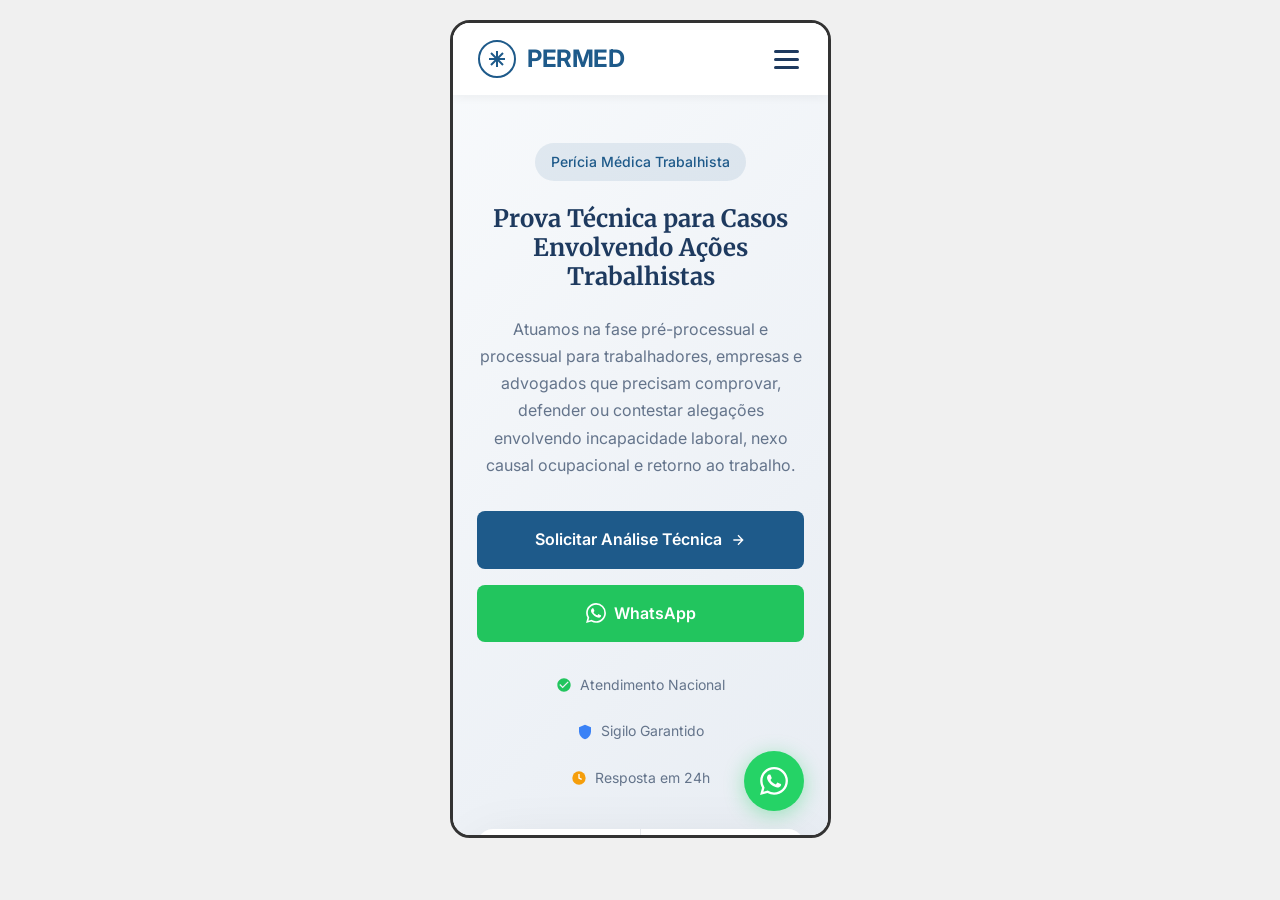
<file: mobile_test.html>
<!DOCTYPE html>
<html lang="pt-BR">
<head>
    <meta charset="UTF-8">
    <meta name="viewport" content="width=375, initial-scale=1.0">
    <title>Teste Mobile - PERMED</title>
    <style>
        body {
            margin: 0;
            padding: 20px;
            background: #f0f0f0;
            display: flex;
            justify-content: center;
        }
        .mobile-frame {
            width: 375px;
            height: 812px;
            border: 3px solid #333;
            border-radius: 20px;
            overflow: hidden;
            background: white;
        }
        iframe {
            width: 100%;
            height: 100%;
            border: none;
        }
    </style>
</head>
<body>
    <div class="mobile-frame">
        <iframe src="index.html"></iframe>
    </div>
</body>
</html>
</file>
<file: styles.css>
/* Reset e Base */
* {
    margin: 0;
    padding: 0;
    box-sizing: border-box;
}

html {
    scroll-behavior: smooth;
}

body {
    font-family: 'Inter', sans-serif;
    font-size: 16px;
    line-height: 1.6;
    color: #374151;
    background-color: #ffffff;
}

.container {
    max-width: 1200px;
    margin: 0 auto;
    padding: 0 24px;
}

h1, h2, h3, h4, h5, h6 {
    font-family: 'Merriweather', serif;
    font-weight: 700;
    color: #1e3a5f;
    line-height: 1.3;
}

/* Header */
.header {
    background: #ffffff;
    padding: 16px 0;
    position: fixed;
    top: 0;
    left: 0;
    right: 0;
    z-index: 1000;
    box-shadow: 0 2px 10px rgba(0, 0, 0, 0.05);
}

.header-container {
    display: flex;
    align-items: center;
    justify-content: space-between;
}

.logo {
    display: flex;
    align-items: center;
    gap: 10px;
    text-decoration: none;
}

.logo-icon {
    width: 40px;
    height: 40px;
}

.logo-text {
    font-family: 'Inter', sans-serif;
    font-size: 24px;
    font-weight: 700;
    color: #1e5a8a;
    letter-spacing: -0.5px;
}

.nav-menu {
    display: flex;
    gap: 32px;
}

.nav-menu a {
    text-decoration: none;
    color: #374151;
    font-weight: 500;
    font-size: 15px;
    transition: color 0.3s;
}

.nav-menu a:hover {
    color: #1e5a8a;
}

.btn-header {
    background: #1e5a8a;
    color: white;
    padding: 12px 24px;
    border-radius: 8px;
    text-decoration: none;
    font-weight: 600;
    font-size: 14px;
    transition: background 0.3s;
}

.btn-header:hover {
    background: #164a73;
}

.mobile-menu-btn {
    display: none;
    flex-direction: column;
    gap: 5px;
    background: none;
    border: none;
    cursor: pointer;
    padding: 5px;
}

.mobile-menu-btn span {
    width: 25px;
    height: 3px;
    background: #1e3a5f;
    border-radius: 2px;
}

/* Hero Section - FUNDO CLARO conforme imagem do usuário */
.hero {
    background: linear-gradient(135deg, #f8fafc 0%, #e2e8f0 100%);
    padding: 140px 0 80px;
    min-height: 100vh;
    display: flex;
    align-items: center;
}

.hero-container {
    display: grid;
    grid-template-columns: 1fr 1fr;
    gap: 60px;
    align-items: center;
}

.hero-content {
    max-width: 600px;
}

.hero-tag {
    display: inline-block;
    background: rgba(30, 90, 138, 0.1);
    color: #1e5a8a;
    padding: 8px 16px;
    border-radius: 20px;
    font-size: 14px;
    font-weight: 500;
    margin-bottom: 24px;
}

.hero h1 {
    font-size: 48px;
    font-weight: 700;
    color: #1e3a5f;
    margin-bottom: 24px;
    line-height: 1.2;
}

.hero-subtitle {
    font-size: 18px;
    color: #64748b;
    margin-bottom: 32px;
    line-height: 1.7;
}

.hero-buttons {
    display: flex;
    gap: 16px;
    margin-bottom: 32px;
}

.btn {
    display: inline-flex;
    align-items: center;
    gap: 8px;
    padding: 16px 28px;
    border-radius: 8px;
    text-decoration: none;
    font-weight: 600;
    font-size: 16px;
    transition: all 0.3s;
    border: none;
    cursor: pointer;
}

.btn-primary {
    background: #1e5a8a;
    color: white;
}

.btn-primary:hover {
    background: #164a73;
}

.btn-whatsapp {
    background: #22c55e;
    color: white;
}

.btn-whatsapp:hover {
    background: #16a34a;
}

.hero-badges {
    display: flex;
    gap: 24px;
    flex-wrap: wrap;
}

.badge {
    display: flex;
    align-items: center;
    gap: 8px;
    font-size: 14px;
    color: #64748b;
}

/* Hero Card - Estatísticas */
.hero-card {
    background: white;
    border-radius: 16px;
    box-shadow: 0 20px 60px rgba(0, 0, 0, 0.1);
    overflow: hidden;
}

.stats-grid {
    display: grid;
    grid-template-columns: 1fr 1fr;
    gap: 1px;
    background: #e5e7eb;
}

.stat-item {
    background: white;
    padding: 32px 24px;
    text-align: center;
}

.stat-number {
    display: block;
    font-size: 42px;
    font-weight: 700;
    color: #0ea5e9;
    margin-bottom: 8px;
    font-family: 'Inter', sans-serif;
}

.stat-label {
    display: block;
    font-size: 14px;
    color: #64748b;
    font-weight: 500;
}

.card-footer {
    background: #f1f5f9;
    padding: 16px 24px;
    display: flex;
    align-items: center;
    justify-content: center;
    gap: 10px;
}

.card-footer span {
    font-size: 14px;
    font-weight: 600;
    color: #1e5a8a;
}

/* Seções Gerais */
section {
    padding: 80px 0;
}

section h2 {
    font-size: 36px;
    text-align: center;
    margin-bottom: 20px;
}

.section-intro {
    text-align: center;
    max-width: 800px;
    margin: 0 auto 48px;
    font-size: 18px;
    color: #64748b;
}

/* Seção Dor */
.section-pain {
    background: #ffffff;
}

.pain-alert {
    display: flex;
    align-items: center;
    gap: 12px;
    background: #fef3c7;
    padding: 16px 24px;
    border-radius: 8px;
    margin-bottom: 40px;
    max-width: 600px;
    margin-left: auto;
    margin-right: auto;
}

.pain-alert svg {
    color: #f59e0b;
    flex-shrink: 0;
}

.pain-cards {
    display: grid;
    grid-template-columns: repeat(3, 1fr);
    gap: 24px;
}

.pain-card {
    background: #fef2f2;
    padding: 32px;
    border-radius: 12px;
    text-align: center;
    border: 1px solid #fecaca;
}

.pain-icon {
    width: 64px;
    height: 64px;
    background: #fee2e2;
    border-radius: 50%;
    display: flex;
    align-items: center;
    justify-content: center;
    margin: 0 auto 16px;
}

.pain-icon svg {
    color: #dc2626;
}

.pain-card h3 {
    font-size: 18px;
    color: #991b1b;
    font-family: 'Inter', sans-serif;
    font-weight: 600;
}

/* Seção ROI */
.section-roi {
    background: #f8fafc;
}

.roi-highlight {
    max-width: 500px;
    margin: 0 auto 48px;
}

.roi-box {
    background: linear-gradient(135deg, #1e5a8a 0%, #0ea5e9 100%);
    color: white;
    padding: 40px;
    border-radius: 16px;
    text-align: center;
}

.roi-value {
    display: block;
    font-size: 48px;
    font-weight: 800;
    margin-bottom: 8px;
}

.roi-label {
    display: block;
    font-size: 18px;
    font-weight: 600;
    margin-bottom: 16px;
}

.roi-desc {
    font-size: 14px;
    opacity: 0.9;
}

.benefits-grid {
    display: grid;
    grid-template-columns: repeat(3, 1fr);
    gap: 16px;
}

.benefit-item {
    display: flex;
    align-items: center;
    gap: 12px;
    background: white;
    padding: 16px 20px;
    border-radius: 8px;
    box-shadow: 0 2px 8px rgba(0, 0, 0, 0.05);
}

.benefit-item svg {
    color: #22c55e;
    flex-shrink: 0;
}

/* Seção Serviços */
.section-services {
    background: #ffffff;
}

.services-grid {
    display: grid;
    grid-template-columns: repeat(3, 1fr);
    gap: 24px;
}

.service-item {
    background: #f8fafc;
    padding: 32px;
    border-radius: 12px;
    text-align: center;
    transition: transform 0.3s, box-shadow 0.3s;
}

.service-item:hover {
    transform: translateY(-5px);
    box-shadow: 0 10px 30px rgba(0, 0, 0, 0.1);
}

.service-icon {
    width: 56px;
    height: 56px;
    background: #e0f2fe;
    border-radius: 12px;
    display: flex;
    align-items: center;
    justify-content: center;
    margin: 0 auto 16px;
}

.service-icon svg {
    color: #0ea5e9;
}

.service-item h3 {
    font-size: 16px;
    color: #1e3a5f;
    font-family: 'Inter', sans-serif;
    font-weight: 600;
}

/* Seção Para Quem */
.section-audience {
    background: #f8fafc;
}

.audience-grid {
    display: grid;
    grid-template-columns: repeat(3, 1fr);
    gap: 32px;
}

.audience-card {
    background: white;
    padding: 40px 32px;
    border-radius: 16px;
    text-align: center;
    box-shadow: 0 4px 20px rgba(0, 0, 0, 0.05);
}

.audience-icon {
    width: 80px;
    height: 80px;
    background: #e0f2fe;
    border-radius: 50%;
    display: flex;
    align-items: center;
    justify-content: center;
    margin: 0 auto 24px;
}

.audience-icon svg {
    color: #0ea5e9;
}

.audience-card h3 {
    font-size: 20px;
    margin-bottom: 12px;
}

.audience-card p {
    color: #64748b;
    font-size: 15px;
}

/* Seção Urgência */
.section-urgency {
    background: #1e3a5f;
    color: white;
}

.section-urgency h2 {
    color: white;
}

.section-urgency .section-intro {
    color: rgba(255, 255, 255, 0.8);
}

.urgency-timeline {
    display: flex;
    justify-content: center;
    gap: 48px;
    flex-wrap: wrap;
}

.timeline-item {
    display: flex;
    align-items: flex-start;
    gap: 16px;
    max-width: 300px;
}

.timeline-number {
    width: 40px;
    height: 40px;
    background: #0ea5e9;
    border-radius: 50%;
    display: flex;
    align-items: center;
    justify-content: center;
    font-weight: 700;
    font-size: 18px;
    flex-shrink: 0;
}

.timeline-content h3 {
    color: white;
    font-size: 18px;
    margin-bottom: 8px;
    font-family: 'Inter', sans-serif;
}

.timeline-content p {
    color: rgba(255, 255, 255, 0.8);
    font-size: 14px;
}

/* Seção Diferenciais */
.section-differentials {
    background: #ffffff;
}

.differentials-grid {
    display: grid;
    grid-template-columns: repeat(4, 1fr);
    gap: 24px;
}

.differential-item {
    text-align: center;
    padding: 32px 24px;
}

.differential-icon {
    width: 64px;
    height: 64px;
    background: #e0f2fe;
    border-radius: 16px;
    display: flex;
    align-items: center;
    justify-content: center;
    margin: 0 auto 16px;
}

.differential-icon svg {
    color: #0ea5e9;
}

.differential-item h3 {
    font-size: 16px;
    margin-bottom: 8px;
    font-family: 'Inter', sans-serif;
}

.differential-item p {
    font-size: 14px;
    color: #64748b;
}

/* Seção Médico */
.section-doctor {
    background: #f8fafc;
}

.doctor-content {
    display: grid;
    grid-template-columns: 350px 1fr;
    gap: 60px;
    align-items: center;
}

.doctor-image {
    position: relative;
}

.doctor-image img {
    width: 100%;
    border-radius: 16px;
    box-shadow: 0 20px 40px rgba(0, 0, 0, 0.15);
}

.doctor-info h2 {
    font-size: 32px;
    margin-bottom: 8px;
}

.doctor-title {
    font-size: 18px;
    color: #0ea5e9;
    font-weight: 600;
    margin-bottom: 20px;
}

.doctor-bio {
    color: #64748b;
    margin-bottom: 24px;
    line-height: 1.7;
}

.doctor-credentials {
    display: flex;
    flex-direction: column;
    gap: 12px;
}

.credential {
    display: flex;
    align-items: center;
    gap: 12px;
}

.credential svg {
    color: #22c55e;
}

/* Seção Casos */
.section-cases {
    background: #ffffff;
}

.cases-grid {
    display: grid;
    grid-template-columns: repeat(2, 1fr);
    gap: 16px;
    max-width: 800px;
    margin: 0 auto;
}

.case-item {
    display: flex;
    align-items: center;
    gap: 12px;
    background: #f8fafc;
    padding: 16px 20px;
    border-radius: 8px;
}

.case-item svg {
    color: #22c55e;
    flex-shrink: 0;
}

/* Seção Processo */
.section-process {
    background: #f8fafc;
}

.process-steps {
    display: grid;
    grid-template-columns: repeat(3, 1fr);
    gap: 32px;
}

.process-step {
    text-align: center;
    padding: 32px;
    background: white;
    border-radius: 16px;
    box-shadow: 0 4px 20px rgba(0, 0, 0, 0.05);
}

.step-number {
    width: 48px;
    height: 48px;
    background: #1e5a8a;
    color: white;
    border-radius: 50%;
    display: flex;
    align-items: center;
    justify-content: center;
    font-weight: 700;
    font-size: 20px;
    margin: 0 auto 16px;
}

.process-step h3 {
    font-size: 16px;
    margin-bottom: 8px;
    font-family: 'Inter', sans-serif;
}

.process-step p {
    font-size: 14px;
    color: #64748b;
}

/* Seção Depoimentos */
.section-testimonials {
    background: #ffffff;
}

.testimonials-grid {
    display: grid;
    grid-template-columns: repeat(3, 1fr);
    gap: 32px;
}

.testimonial-card {
    background: #f8fafc;
    padding: 32px;
    border-radius: 16px;
}

.testimonial-stars {
    color: #f59e0b;
    font-size: 20px;
    margin-bottom: 16px;
}

.testimonial-text {
    font-size: 15px;
    color: #374151;
    margin-bottom: 20px;
    font-style: italic;
    line-height: 1.7;
}

.testimonial-author {
    display: flex;
    flex-direction: column;
}

.author-name {
    font-weight: 600;
    color: #1e3a5f;
}

.author-role {
    font-size: 14px;
    color: #64748b;
}

/* Seção Números */
.section-numbers {
    background: #1e3a5f;
    color: white;
}

.section-numbers h2 {
    color: white;
}

.numbers-grid {
    display: grid;
    grid-template-columns: repeat(4, 1fr);
    gap: 32px;
    text-align: center;
}

.number-item {
    padding: 24px;
}

.number-value {
    display: block;
    font-size: 48px;
    font-weight: 800;
    color: #0ea5e9;
    margin-bottom: 8px;
}

.number-label {
    display: block;
    font-size: 14px;
    color: rgba(255, 255, 255, 0.8);
}

/* Seção FAQ */
.section-faq {
    background: #f8fafc;
}

.faq-list {
    max-width: 800px;
    margin: 0 auto;
}

.faq-item {
    background: white;
    border-radius: 12px;
    margin-bottom: 12px;
    overflow: hidden;
    box-shadow: 0 2px 8px rgba(0, 0, 0, 0.05);
}

.faq-question {
    width: 100%;
    display: flex;
    align-items: center;
    justify-content: space-between;
    padding: 20px 24px;
    background: none;
    border: none;
    cursor: pointer;
    text-align: left;
    font-size: 16px;
    font-weight: 600;
    color: #1e3a5f;
    transition: background 0.3s;
}

.faq-question:hover {
    background: #f8fafc;
}

.faq-question svg {
    transition: transform 0.3s;
    flex-shrink: 0;
    color: #64748b;
}

.faq-item.active .faq-question svg {
    transform: rotate(180deg);
}

.faq-answer {
    max-height: 0;
    overflow: hidden;
    transition: max-height 0.3s ease-out;
}

.faq-item.active .faq-answer {
    max-height: 500px;
}

.faq-answer p {
    padding: 0 24px 20px;
    color: #64748b;
    line-height: 1.7;
}

/* Seção CTA */
.section-cta {
    background: linear-gradient(135deg, #1e5a8a 0%, #0ea5e9 100%);
    color: white;
    text-align: center;
    padding: 80px 0;
}

.section-cta h2 {
    color: white;
    margin-bottom: 16px;
}

.section-cta p {
    font-size: 18px;
    margin-bottom: 32px;
    opacity: 0.9;
}

.btn-cta {
    background: white;
    color: #1e5a8a;
    padding: 18px 36px;
    border-radius: 8px;
    text-decoration: none;
    font-weight: 700;
    font-size: 18px;
    display: inline-block;
    transition: transform 0.3s, box-shadow 0.3s;
}

.btn-cta:hover {
    transform: translateY(-3px);
    box-shadow: 0 10px 30px rgba(0, 0, 0, 0.2);
}

/* Footer */
.footer {
    background: #0f172a;
    color: white;
    padding: 60px 0 24px;
}

.footer-content {
    display: grid;
    grid-template-columns: 1fr 1fr 1fr;
    gap: 40px;
    margin-bottom: 40px;
}

.footer-logo {
    display: flex;
    align-items: center;
    gap: 12px;
}

.footer-logo span {
    font-size: 24px;
    font-weight: 700;
}

.footer-contact p {
    margin-bottom: 8px;
    color: rgba(255, 255, 255, 0.8);
}

.footer-social a {
    color: white;
    transition: opacity 0.3s;
}

.footer-social a:hover {
    opacity: 0.8;
}

.footer-bottom {
    border-top: 1px solid rgba(255, 255, 255, 0.1);
    padding-top: 24px;
    text-align: center;
}

.footer-bottom p {
    font-size: 14px;
    color: rgba(255, 255, 255, 0.6);
}

/* WhatsApp Float */
.whatsapp-float {
    position: fixed;
    bottom: 24px;
    right: 24px;
    width: 60px;
    height: 60px;
    background: #25d366;
    border-radius: 50%;
    display: flex;
    align-items: center;
    justify-content: center;
    color: white;
    box-shadow: 0 4px 20px rgba(37, 211, 102, 0.4);
    transition: transform 0.3s, box-shadow 0.3s;
    z-index: 999;
}

.whatsapp-float:hover {
    transform: scale(1.1);
    box-shadow: 0 6px 30px rgba(37, 211, 102, 0.5);
}

/* Responsivo */
@media (max-width: 1024px) {
    .hero-container {
        grid-template-columns: 1fr;
        gap: 40px;
    }

    .hero-content {
        max-width: 100%;
        text-align: center;
    }

    .hero h1 {
        font-size: 36px;
    }

    .hero-buttons {
        justify-content: center;
    }

    .hero-badges {
        justify-content: center;
    }

    .hero-card {
        max-width: 500px;
        margin: 0 auto;
    }

    .pain-cards,
    .services-grid,
    .audience-grid,
    .differentials-grid,
    .process-steps,
    .testimonials-grid {
        grid-template-columns: repeat(2, 1fr);
    }

    .numbers-grid {
        grid-template-columns: repeat(2, 1fr);
    }

    .doctor-content {
        grid-template-columns: 1fr;
        text-align: center;
    }

    .doctor-image {
        max-width: 300px;
        margin: 0 auto;
    }
}

@media (max-width: 768px) {
    .nav-menu {
        display: none;
    }

    .btn-header {
        display: none;
    }

    .mobile-menu-btn {
        display: flex;
    }

    .hero {
        padding: 120px 0 60px;
    }

    .hero h1 {
        font-size: 28px;
    }

    .hero-subtitle {
        font-size: 16px;
    }

    .hero-buttons {
        flex-direction: column;
    }

    .btn {
        width: 100%;
        justify-content: center;
    }

    .hero-badges {
        flex-direction: column;
        align-items: center;
    }

    .stat-number {
        font-size: 32px;
    }

    section h2 {
        font-size: 28px;
    }

    .pain-cards,
    .services-grid,
    .audience-grid,
    .differentials-grid,
    .process-steps,
    .testimonials-grid,
    .benefits-grid,
    .cases-grid {
        grid-template-columns: 1fr;
    }

    .numbers-grid {
        grid-template-columns: repeat(2, 1fr);
    }

    .urgency-timeline {
        flex-direction: column;
        align-items: center;
    }

    .footer-content {
        grid-template-columns: 1fr;
        text-align: center;
    }

    .footer-logo {
        justify-content: center;
    }
}

@media (max-width: 480px) {
    .hero h1 {
        font-size: 24px;
    }

    .stat-number {
        font-size: 28px;
    }

    .number-value {
        font-size: 36px;
    }

    .roi-value {
        font-size: 36px;
    }
}
</file>
